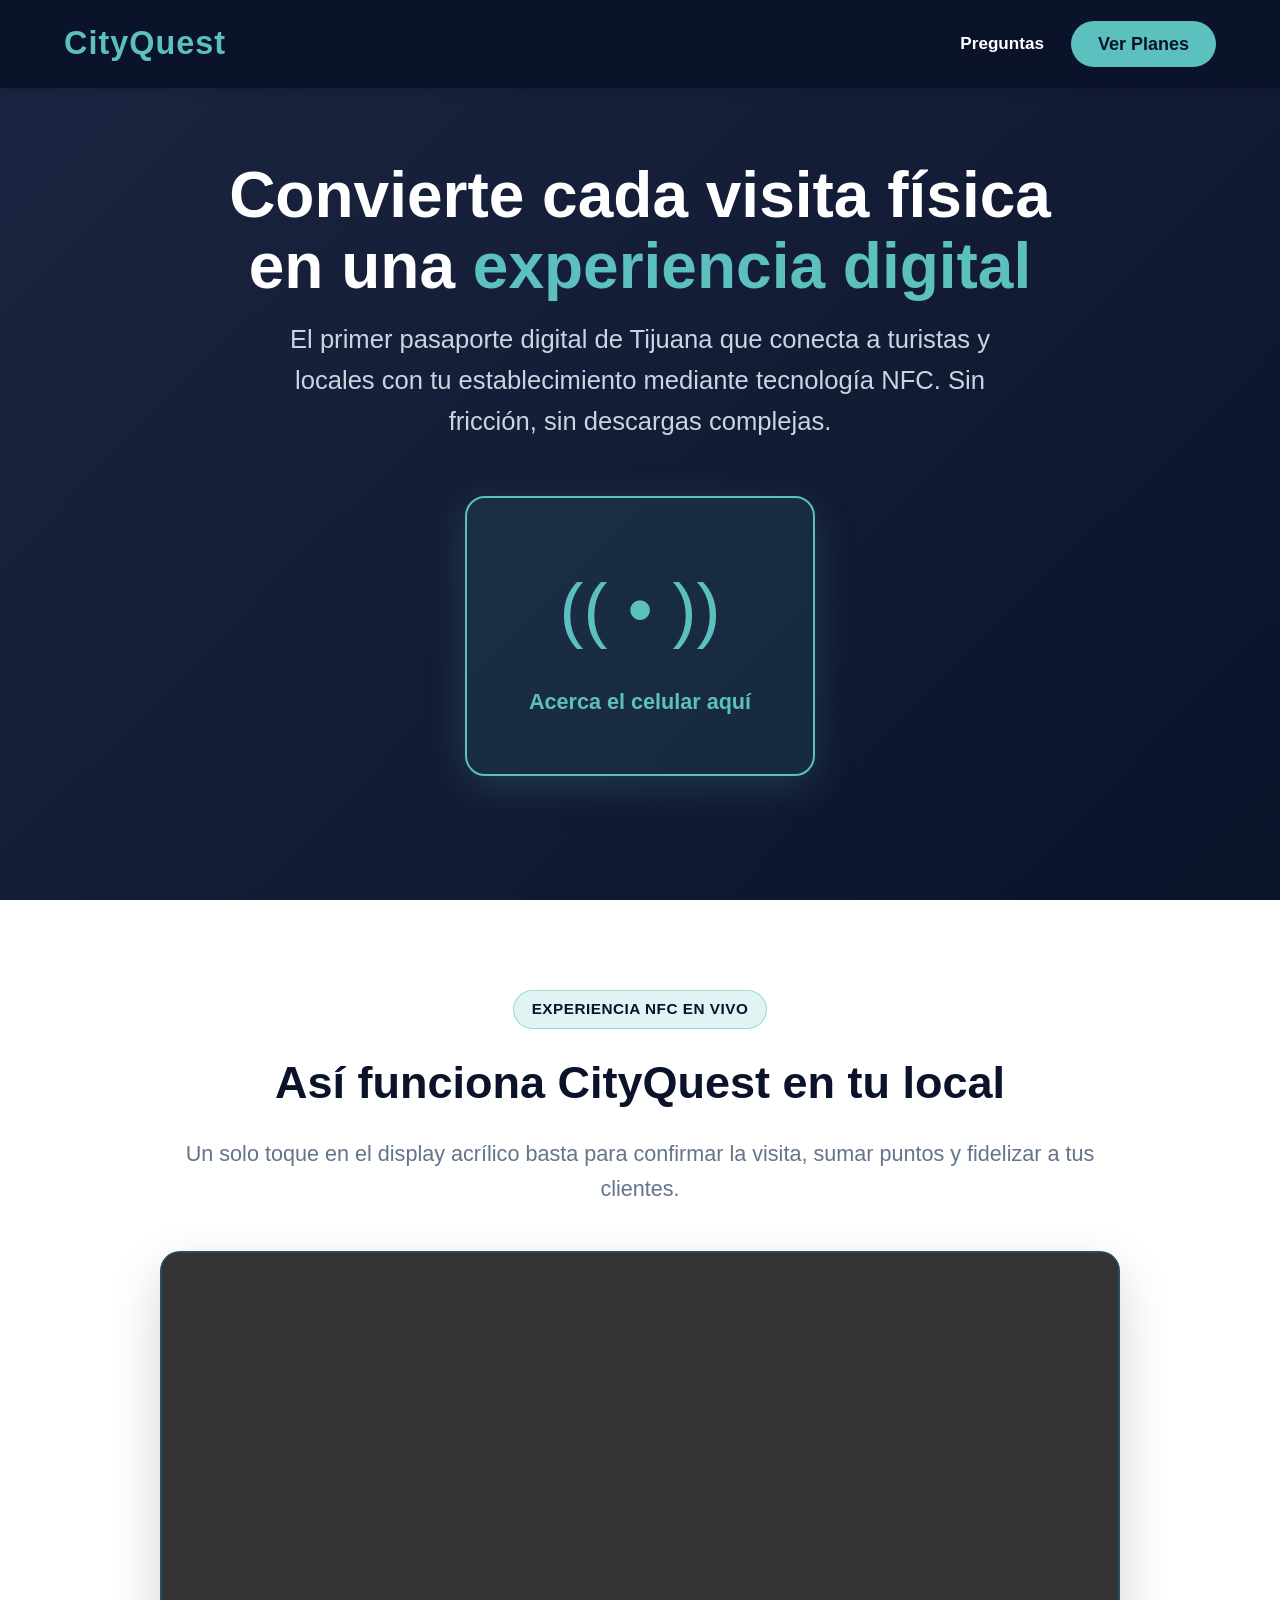
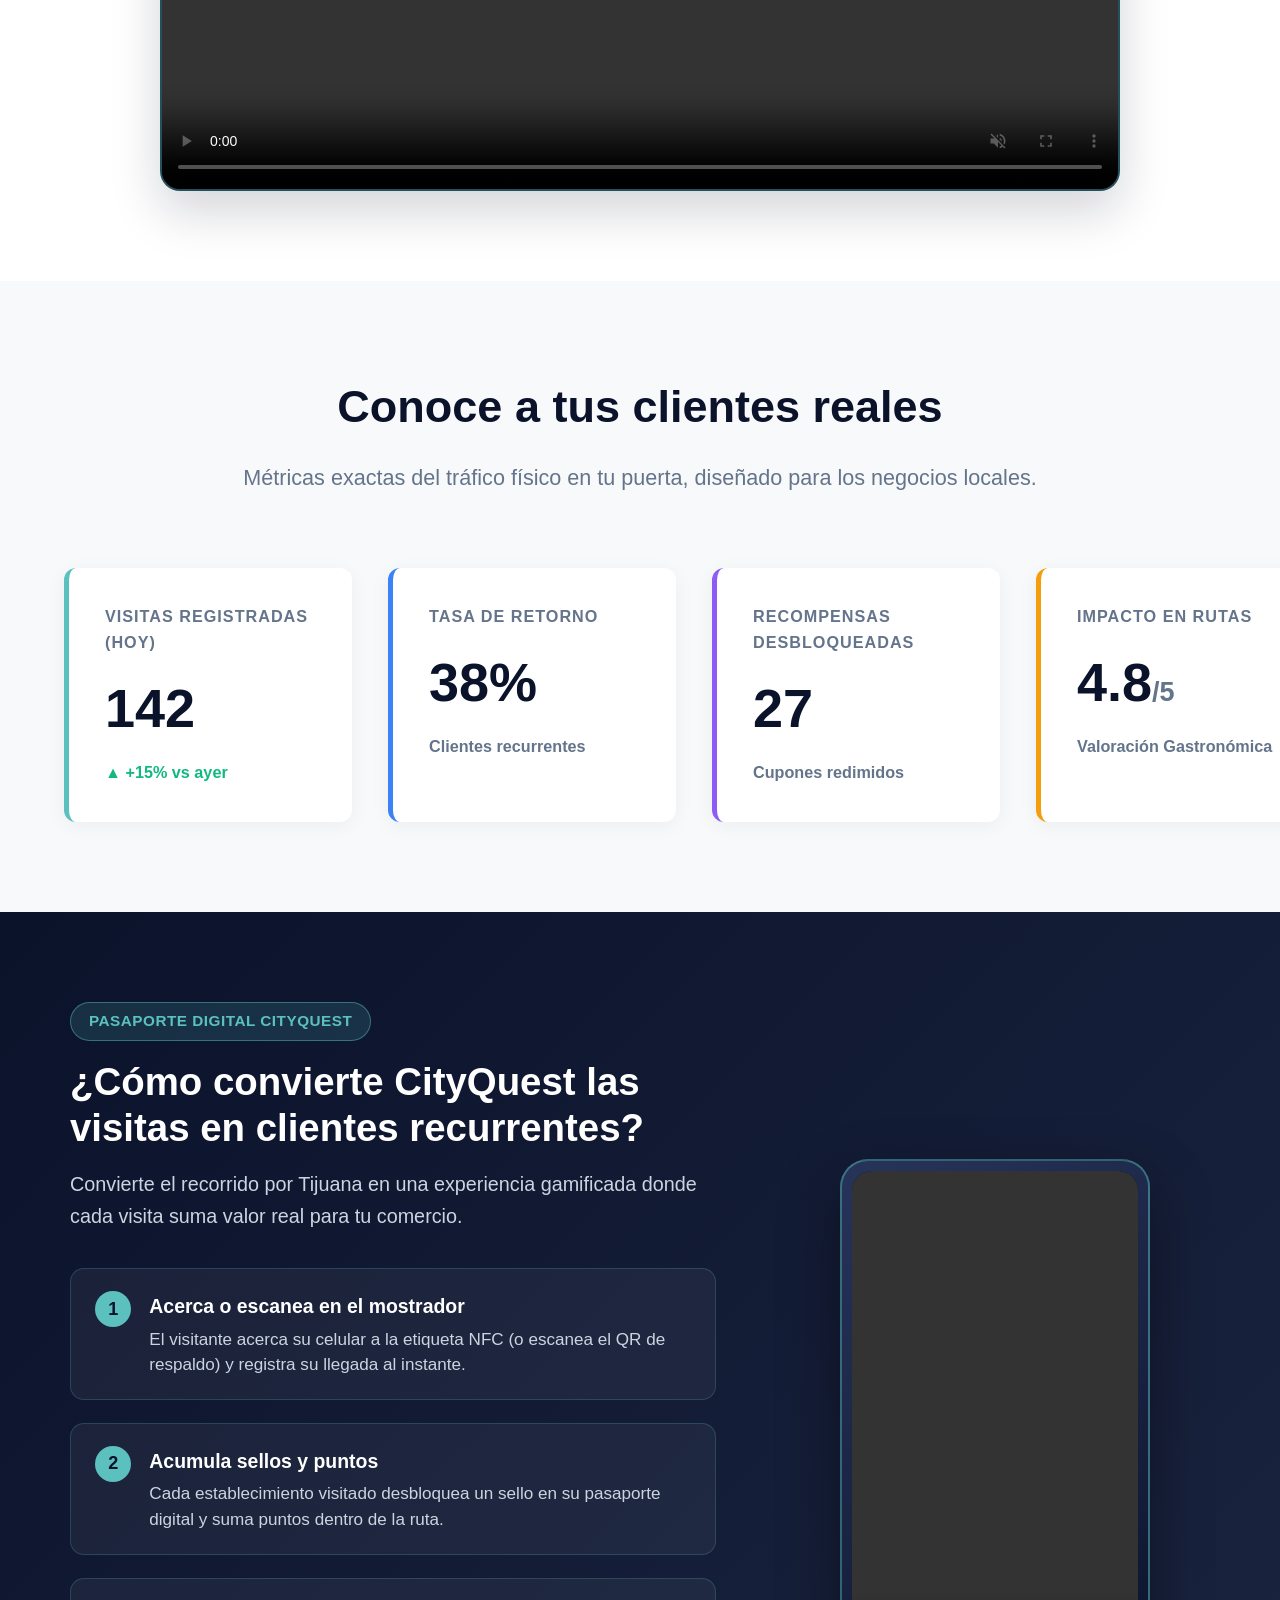
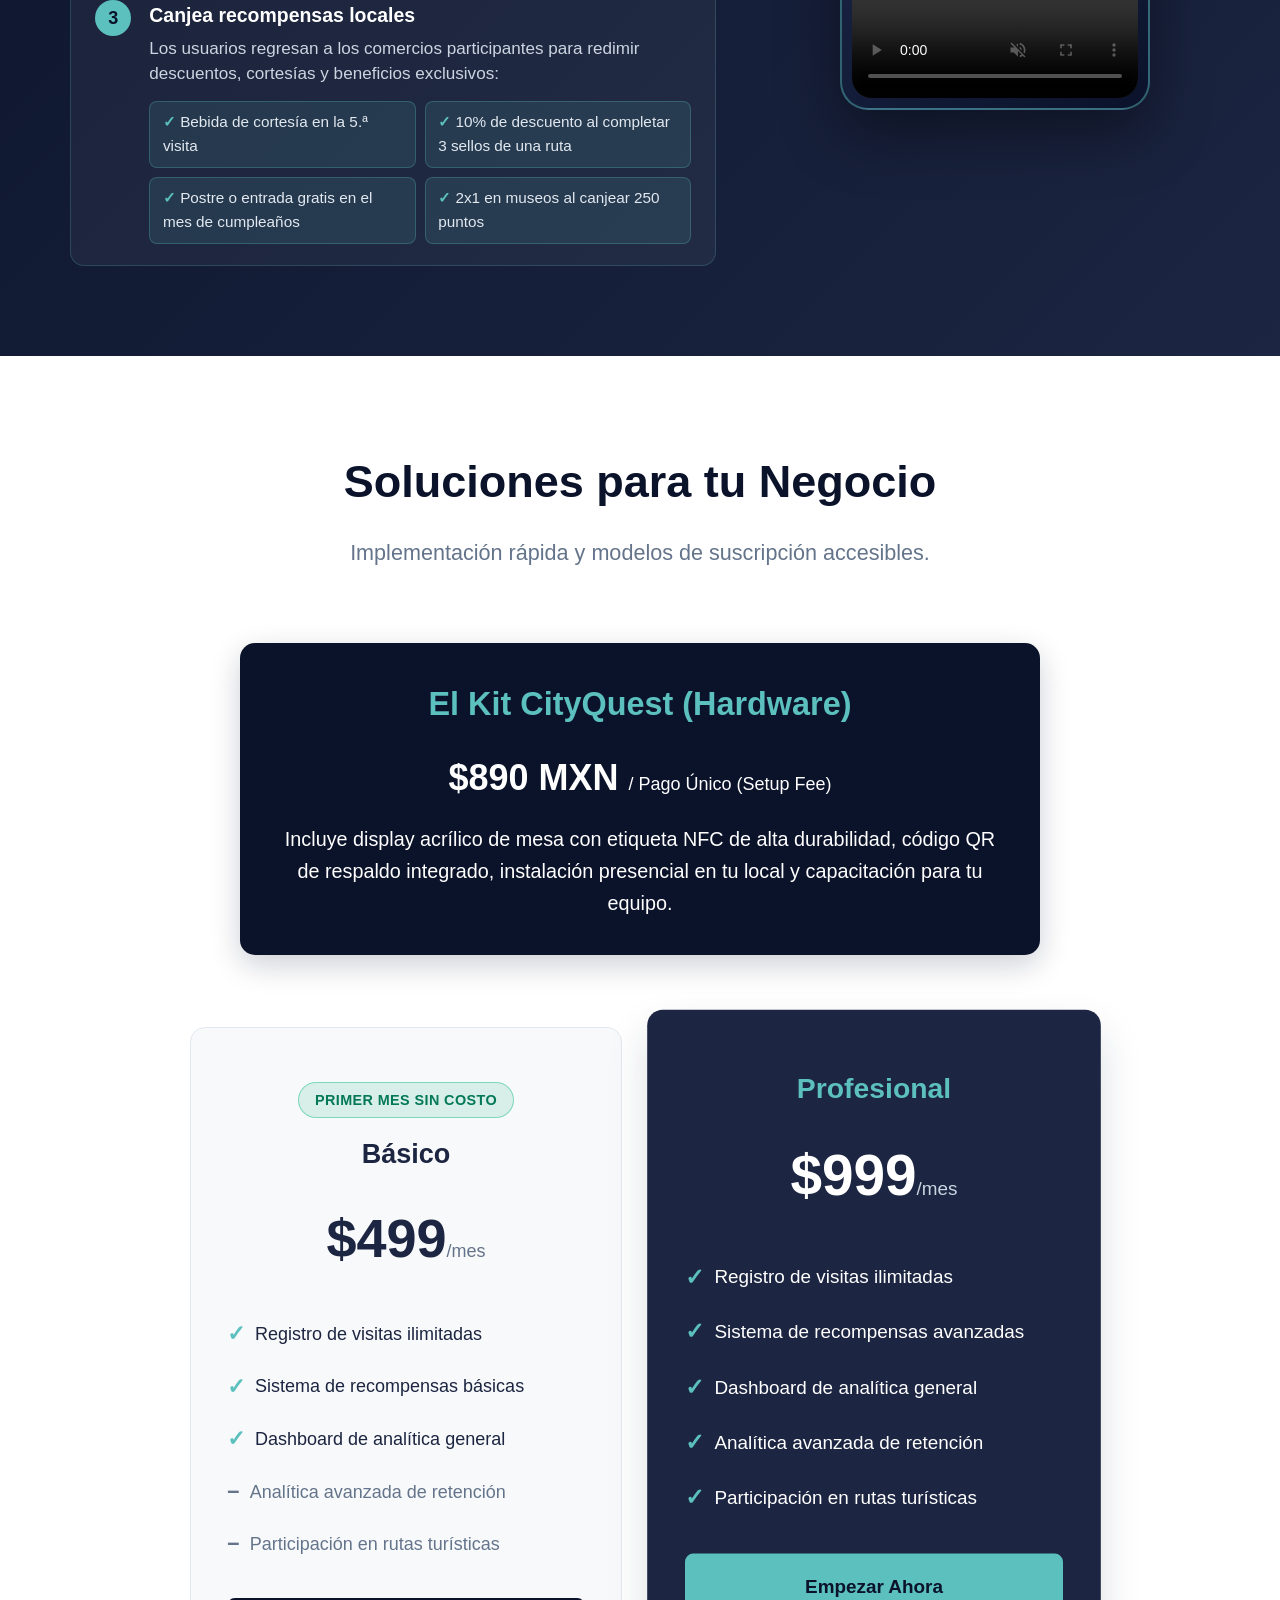
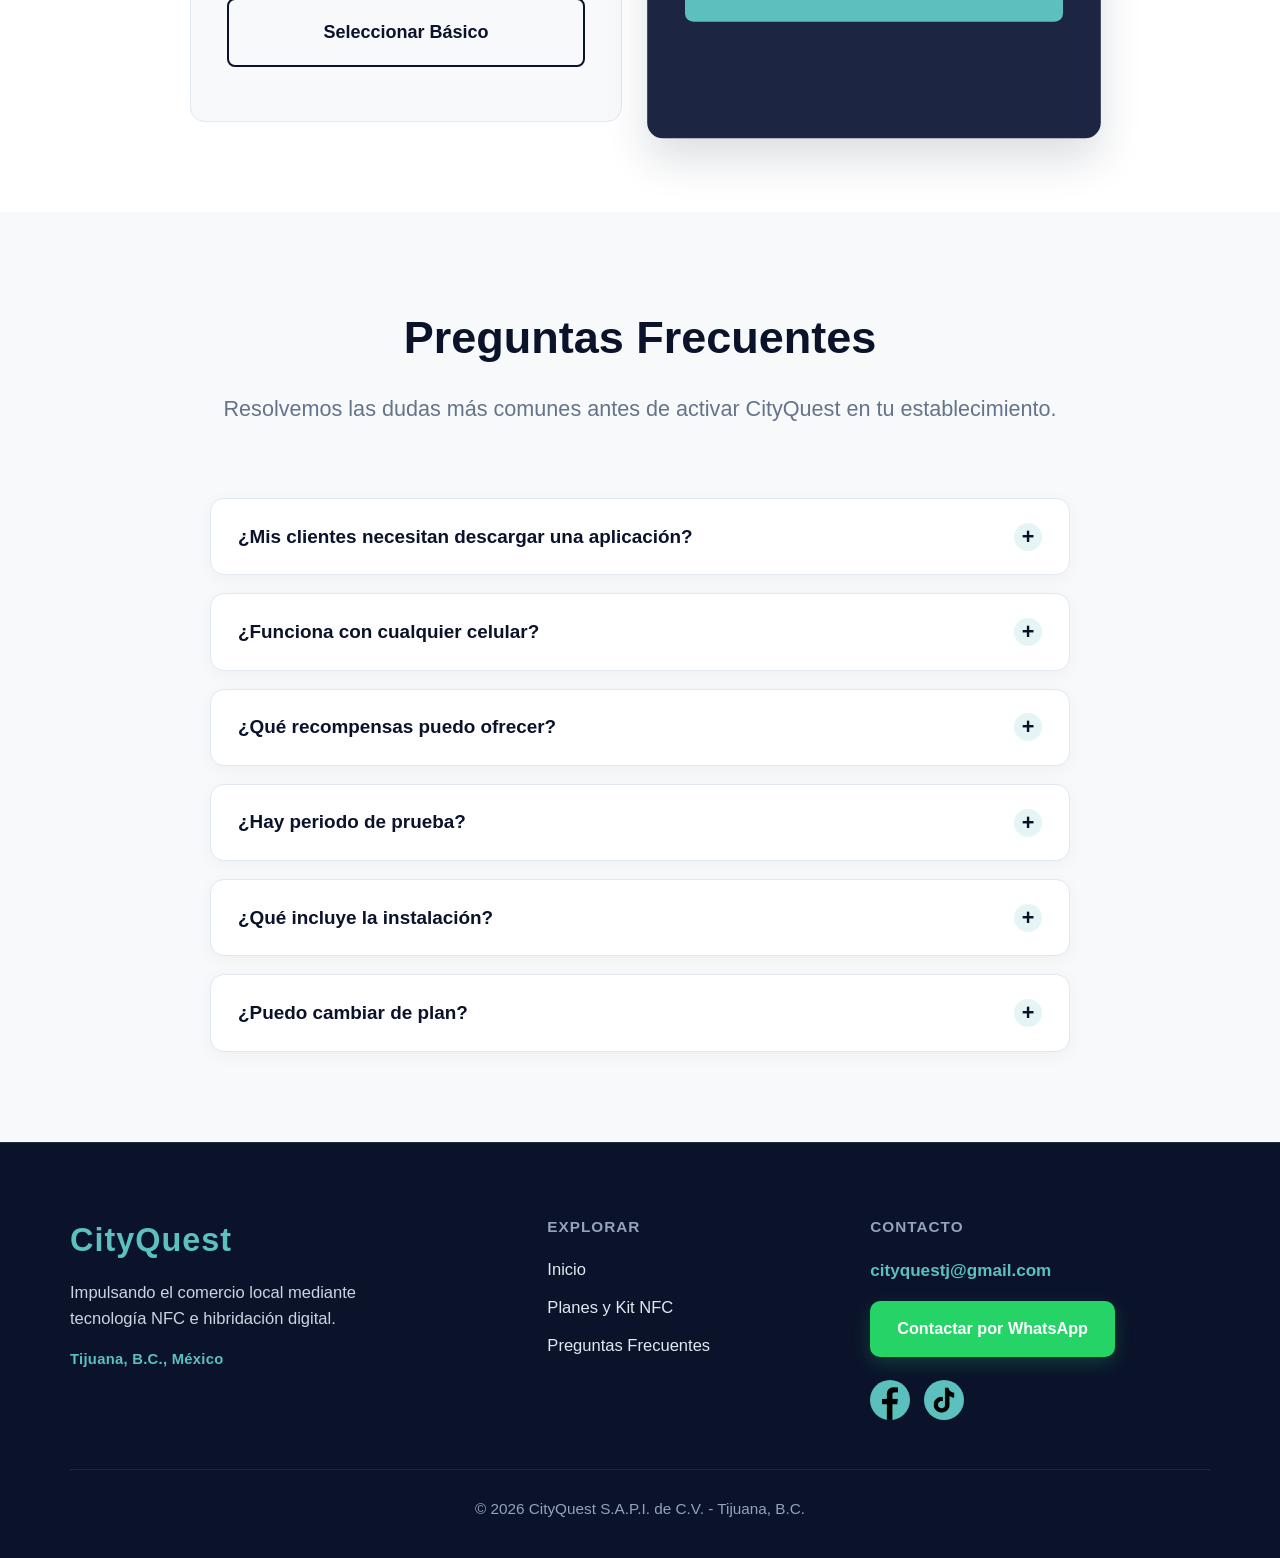
<file: index.html>
<!DOCTYPE html>
<html lang="es">
<head>
    <meta charset="UTF-8">
    <meta name="viewport" content="width=device-width, initial-scale=1.0">
    <title>CityQuest | Pasaporte Digital para Establecimientos</title>
    <link rel="stylesheet" href="css/styles.css">
</head>
<body>

    <!-- Navegación -->
    <nav>
        <a href="#" class="logo" onclick="navigateTo('home', event)">CityQuest</a>
        <div class="nav-actions">
            <a href="#preguntas" class="nav-link" onclick="navigateTo('home', event, 'preguntas')">Preguntas</a>
            <a href="#planes" id="nav-action-btn" class="nav-cta" onclick="navigateTo('home', event, 'planes')">Ver Planes</a>
        </div>
    </nav>

    <!-- VISTA PRINCIPAL: Catálogo Comercial -->
    <main id="view-home">
    <!-- Sección Hero (El Gancho) -->
    <section class="hero">
        <h1>Convierte cada visita física<br>en una <span>experiencia digital</span></h1>
        <p>El primer pasaporte digital de Tijuana que conecta a turistas y locales con tu establecimiento mediante tecnología NFC. Sin fricción, sin descargas complejas.</p>
        
        <div class="nfc-demo">
            <div class="nfc-icon">(( • ))</div>
            <div class="nfc-text">Acerca el celular aquí</div>
        </div>
    </section>

    <!-- Sección Video Promocional (Demo NFC) -->
    <section class="video-section">
        <div class="video-container">
            <span class="video-badge">Experiencia NFC en Vivo</span>
            <h2 class="section-title">Así funciona CityQuest en tu local</h2>
            <p class="section-subtitle">Un solo toque en el display acrílico basta para confirmar la visita, sumar puntos y fidelizar a tus clientes.</p>
            <div class="video-wrapper">
                <video class="promo-video" controls autoplay muted loop playsinline preload="metadata">
                    <source src="./img/tap.mp4" type="video/mp4">
                    Tu navegador no soporta la reproducción de video HTML5.
                </video>
            </div>
        </div>
    </section>

    <!-- Sección Dashboard (La Propuesta de Valor B2B) -->
    <section class="dashboard-section">
        <h2 class="section-title">Conoce a tus clientes reales</h2>
        <p class="section-subtitle">Métricas exactas del tráfico físico en tu puerta, diseñado para los negocios locales.</p>
        
        <div class="metrics-grid">
            <div class="metric-card">
                <div class="m-label">Visitas Registradas (Hoy)</div>
                <div class="m-value">142</div>
                <div class="m-subtext">▲ +15% vs ayer</div>
            </div>
            
            <div class="metric-card blue">
                <div class="m-label">Tasa de Retorno</div>
                <div class="m-value">38%</div>
                <div class="m-subtext neutral">Clientes recurrentes</div>
            </div>
            
            <div class="metric-card purple">
                <div class="m-label">Recompensas Desbloqueadas</div>
                <div class="m-value">27</div>
                <div class="m-subtext neutral">Cupones redimidos</div>
            </div>
            
            <div class="metric-card orange">
                <div class="m-label">Impacto en Rutas</div>
                <div class="m-value">4.8<span style="font-size: 1.5rem; color:#64748b">/5</span></div>
                <div class="m-subtext neutral">Valoración Gastronómica</div>
            </div>
        </div>
    </section>

    <!-- Sección Guía del Pasaporte Digital (Cómo funciona en 3 pasos) -->
    <section class="guide-section">
        <div class="guide-container">
            <div class="guide-content">
                <span class="guide-badge">Pasaporte Digital CityQuest</span>
                <h2 class="section-title">¿Cómo convierte CityQuest las visitas en clientes recurrentes?</h2>
                <p class="guide-lead">Convierte el recorrido por Tijuana en una experiencia gamificada donde cada visita suma valor real para tu comercio.</p>

                <div class="guide-steps">
                    <div class="guide-step">
                        <div class="step-number">1</div>
                        <div>
                            <h3>Acerca o escanea en el mostrador</h3>
                            <p>El visitante acerca su celular a la etiqueta NFC (o escanea el QR de respaldo) y registra su llegada al instante.</p>
                        </div>
                    </div>

                    <div class="guide-step">
                        <div class="step-number">2</div>
                        <div>
                            <h3>Acumula sellos y puntos</h3>
                            <p>Cada establecimiento visitado desbloquea un sello en su pasaporte digital y suma puntos dentro de la ruta.</p>
                        </div>
                    </div>

                    <div class="guide-step">
                        <div class="step-number">3</div>
                        <div>
                            <h3>Canjea recompensas locales</h3>
                            <p>Los usuarios regresan a los comercios participantes para redimir descuentos, cortesías y beneficios exclusivos:</p>
                            <ul class="reward-examples">
                                <li>Bebida de cortesía en la 5.ª visita</li>
                                <li>10% de descuento al completar 3 sellos de una ruta</li>
                                <li>Postre o entrada gratis en el mes de cumpleaños</li>
                                <li>2x1 en museos al canjear 250 puntos</li>
                            </ul>
                        </div>
                    </div>
                </div>
            </div>

            <div class="guide-media">
                <div class="phone-frame">
                    <video class="guide-video" controls autoplay muted loop playsinline preload="metadata">
                        <source src="./img/guia.mp4" type="video/mp4">
                        Tu navegador no soporta la reproducción de video HTML5.
                    </video>
                </div>
            </div>
        </div>
    </section>

    <!-- Sección Planes y Hardware -->
    <section id="planes" class="pricing-section">
        <h2 class="section-title">Soluciones para tu Negocio</h2>
        <p class="section-subtitle">Implementación rápida y modelos de suscripción accesibles.</p>

        <!-- Banner del Hardware (Costo Único) -->
        <div class="hardware-banner">
            <h3>El Kit CityQuest (Hardware)</h3>
            <div class="hardware-price">$890 MXN <span style="font-size: 1rem; font-weight: 300;">/ Pago Único (Setup Fee)</span></div>
            <p>Incluye display acrílico de mesa con etiqueta NFC de alta durabilidad, código QR de respaldo integrado, instalación presencial en tu local y capacitación para tu equipo.</p>
        </div>

        <!-- Tabla de Precios (Suscripciones) -->
        <div class="pricing-grid">
            <!-- Plan Básico -->
            <div class="pricing-card">
                <span class="plan-promo-badge">Primer mes sin costo</span>
                <div class="plan-name">Básico</div>
                <div class="plan-price">$499<span>/mes</span></div>
                <ul class="features-list">
                    <li>Registro de visitas ilimitadas</li>
                    <li>Sistema de recompensas básicas</li>
                    <li>Dashboard de analítica general</li>
                    <li class="disabled">Analítica avanzada de retención</li>
                    <li class="disabled">Participación en rutas turísticas</li>
                </ul>
                <a href="#plan-basico" class="btn btn-outline" onclick="navigateTo('basico', event)">Seleccionar Básico</a>
            </div>

            <!-- Plan Profesional -->
            <div class="pricing-card premium">
                <div class="plan-name">Profesional</div>
                <div class="plan-price">$999<span>/mes</span></div>
                <ul class="features-list">
                    <li>Registro de visitas ilimitadas</li>
                    <li>Sistema de recompensas avanzadas</li>
                    <li>Dashboard de analítica general</li>
                    <li>Analítica avanzada de retención</li>
                    <li>Participación en rutas turísticas</li>
                </ul>
                <a href="#plan-profesional" class="btn btn-solid" onclick="navigateTo('profesional', event)">Empezar Ahora</a>
            </div>
        </div>
    </section>

    <!-- Sección Preguntas Frecuentes -->
    <section id="preguntas" class="faq-section">
        <div class="faq-container">
            <h2 class="section-title">Preguntas Frecuentes</h2>
            <p class="section-subtitle">Resolvemos las dudas más comunes antes de activar CityQuest en tu establecimiento.</p>

            <div class="faq-list">
                <details class="faq-item">
                    <summary class="faq-question">¿Mis clientes necesitan descargar una aplicación?</summary>
                    <p class="faq-answer">No. Al acercar el teléfono a la etiqueta se abre el pasaporte digital en el navegador. También funciona escaneando el código QR.</p>
                </details>

                <details class="faq-item">
                    <summary class="faq-question">¿Funciona con cualquier celular?</summary>
                    <p class="faq-answer">La lectura NFC funciona en la mayoría de los teléfonos Android recientes y en iPhone XS o posteriores. Para el resto, el acrílico incluye un código QR de respaldo.</p>
                </details>

                <details class="faq-item">
                    <summary class="faq-question">¿Qué recompensas puedo ofrecer?</summary>
                    <p class="faq-answer">Las que el negocio elija; por ejemplo, una bebida de cortesía en la 5.ª visita, 10% de descuento al completar una ruta o un regalo de cumpleaños.</p>
                </details>

                <details class="faq-item">
                    <summary class="faq-question">¿Hay periodo de prueba?</summary>
                    <p class="faq-answer">Sí. El primer mes del Plan Básico es sin costo; solo se paga el Kit CityQuest ($890 MXN).</p>
                </details>

                <details class="faq-item">
                    <summary class="faq-question">¿Qué incluye la instalación?</summary>
                    <p class="faq-answer">Acrílico de mesa con etiqueta NFC, código QR de respaldo, instalación presencial y capacitación al personal.</p>
                </details>

                <details class="faq-item">
                    <summary class="faq-question">¿Puedo cambiar de plan?</summary>
                    <p class="faq-answer">Sí. Se puede pasar del Plan Básico al Profesional en cualquier momento; el contrato es anual con facturación mensual.</p>
                </details>
            </div>
        </div>
    </section>
    </main>

    <!-- PÁGINA 1: Conexión con botón "Seleccionar Básico" -->
    <section id="view-basico" class="plan-page" style="display: none;">
        <div class="plan-page-container">
            <a href="#" class="back-link" onclick="navigateTo('home', event)">&larr; Volver al catálogo principal</a>

            <div class="checkout-grid">
                <!-- Resumen del Plan Básico -->
                <div class="summary-box">
                    <span class="plan-badge">Plan Básico &bull; PyME Local</span>
                    <h2 style="font-size: 2rem; margin-bottom: 0.5rem;">CityQuest Básico</h2>
                    <p style="color: var(--gray-text); font-size: 0.95rem;">Ideal para cafeterías, restaurantes y comercios que buscan digitalizar su programa de lealtad.</p>

                    <div class="breakdown-list">
                        <div class="breakdown-item">
                            <span>Suscripción mensual (1.er mes sin costo)</span>
                            <strong>$0 MXN (luego $499/mes)</strong>
                        </div>
                        <div class="breakdown-item">
                            <span>Kit CityQuest (Acrílico NFC + QR)</span>
                            <strong>$890 MXN (único)</strong>
                        </div>
                        <div class="breakdown-item" style="color: var(--success);">
                            <span>Instalación y capacitación en Tijuana</span>
                            <strong>Incluido</strong>
                        </div>
                        <div class="breakdown-total">
                            <span>Inversión Inicial (solo el kit)</span>
                            <span>$890 MXN</span>
                        </div>
                    </div>

                    <ul class="features-list" style="margin-bottom: 0;">
                        <li>Registro de visitas ilimitadas con NFC/QR</li>
                        <li>Sistema de recompensas básicas</li>
                        <li>Dashboard de analítica general</li>
                    </ul>
                </div>

                <!-- Formulario de Registro Plan Básico -->
                <div class="form-box">
                    <h2>Activa tu Plan Básico</h2>
                    <p>Completa los datos de tu establecimiento en Tijuana para programar la entrega e instalación de tu Kit NFC.</p>

                    <form id="form-basico" onsubmit="handlePlanSubmit(event, 'Básico ($499/mes)')">
                        <div class="form-group">
                            <label for="basico-negocio">Nombre del establecimiento</label>
                            <input type="text" id="basico-negocio" class="form-control" placeholder="Ej. Café de la Flor" required>
                        </div>

                        <div class="form-group">
                            <label for="basico-giro">Giro del negocio</label>
                            <select id="basico-giro" class="form-control" required>
                                <option value="">Selecciona una opción...</option>
                                <option value="Cafetería">Cafetería / Repostería</option>
                                <option value="Restaurante">Restaurante</option>
                                <option value="Bar / Cervecería">Bar / Cervecería artesanal</option>
                                <option value="Museo / Galería">Museo / Espacio cultural</option>
                                <option value="Comercio local">Otro comercio local</option>
                            </select>
                        </div>

                        <div class="form-group">
                            <label for="basico-zona">Zona o colonia en Tijuana</label>
                            <input type="text" id="basico-zona" class="form-control" placeholder="Ej. Zona Río, Playas, Centro, Otay..." required>
                        </div>

                        <div class="form-group">
                            <label for="basico-contacto">Nombre del encargado o dueño</label>
                            <input type="text" id="basico-contacto" class="form-control" placeholder="Tu nombre completo" required>
                        </div>

                        <div class="form-group">
                            <label for="basico-telefono">Teléfono / WhatsApp de contacto</label>
                            <input type="tel" id="basico-telefono" class="form-control" placeholder="664 000 0000" required>
                        </div>

                        <button type="submit" class="btn-submit">Solicitar Plan Básico e Instalación</button>
                    </form>

                    <div id="confirm-basico" class="confirmation-card">
                        <h3>¡Solicitud registrada con éxito!</h3>
                        <p id="confirm-basico-msg"></p>
                        <a id="wa-basico-link" href="#" target="_blank" rel="noopener noreferrer" class="whatsapp-btn">Confirmar por WhatsApp</a>
                    </div>
                </div>
            </div>
        </div>
    </section>

    <!-- PÁGINA 2: Conexión con botón "Empezar Ahora" (Plan Profesional) -->
    <section id="view-profesional" class="plan-page" style="display: none;">
        <div class="plan-page-container">
            <a href="#" class="back-link" onclick="navigateTo('home', event)">&larr; Volver al catálogo principal</a>

            <div class="checkout-grid">
                <!-- Resumen del Plan Profesional -->
                <div class="summary-box pro-theme">
                    <span class="plan-badge">Plan Profesional &bull; Recomendado</span>
                    <h2 style="font-size: 2rem; margin-bottom: 0.5rem;">CityQuest Profesional</h2>
                    <p style="color: #cbd5e1; font-size: 0.95rem;">Maximiza la atracción de turistas y residentes integrando tu negocio en las rutas oficiales de Tijuana.</p>

                    <div class="breakdown-list">
                        <div class="breakdown-item">
                            <span>Suscripción mensual</span>
                            <strong>$999 MXN / mes</strong>
                        </div>
                        <div class="breakdown-item">
                            <span>Kit CityQuest (Acrílico NFC + QR)</span>
                            <strong>$890 MXN (único)</strong>
                        </div>
                        <div class="breakdown-item" style="color: var(--accent-teal);">
                            <span>Alta prioritaria en rutas turísticas</span>
                            <strong>Incluido</strong>
                        </div>
                        <div class="breakdown-total">
                            <span>Inversión Inicial</span>
                            <span>$1,889 MXN</span>
                        </div>
                    </div>

                    <ul class="features-list" style="margin-bottom: 0;">
                        <li>Todo lo incluido en el Plan Básico</li>
                        <li>Analítica avanzada de retención y horarios pico</li>
                        <li>Participación destacada en rutas gastronómicas y culturales</li>
                        <li>Campañas de recompensas multinivel</li>
                    </ul>
                </div>

                <!-- Formulario de Registro / Demo Plan Profesional -->
                <div class="form-box">
                    <h2>Empieza Ahora con CityQuest</h2>
                    <p>Agenda una demostración en vivo en tu local o inicia directamente tu incorporación al Plan Profesional.</p>

                    <form id="form-profesional" onsubmit="handlePlanSubmit(event, 'Profesional ($999/mes)')">
                        <div class="form-group">
                            <label for="pro-modalidad">¿Cómo deseas comenzar?</label>
                            <select id="pro-modalidad" class="form-control" required>
                                <option value="Contratación directa + Instalación de Kit">Contratación directa + Instalación de Kit NFC</option>
                                <option value="Demostración gratuita en mi establecimiento">Agendar demostración gratuita de 15 min en mi local</option>
                            </select>
                        </div>

                        <div class="form-group">
                            <label for="pro-negocio">Nombre del establecimiento</label>
                            <input type="text" id="pro-negocio" class="form-control" placeholder="Ej. Restaurante Baja Cocina" required>
                        </div>

                        <div class="form-group">
                            <label for="pro-zona">Zona o colonia en Tijuana</label>
                            <input type="text" id="pro-zona" class="form-control" placeholder="Ej. Av. Revolución, Zona Río, Chapultepec..." required>
                        </div>

                        <div class="form-group">
                            <label for="pro-contacto">Nombre del encargado o dueño</label>
                            <input type="text" id="pro-contacto" class="form-control" placeholder="Tu nombre completo" required>
                        </div>

                        <div class="form-group">
                            <label for="pro-telefono">Teléfono / WhatsApp de contacto</label>
                            <input type="tel" id="pro-telefono" class="form-control" placeholder="664 000 0000" required>
                        </div>

                        <button type="submit" class="btn-submit teal">Continuar con Plan Profesional</button>
                    </form>

                    <div id="confirm-profesional" class="confirmation-card">
                        <h3>¡Excelente decisión! Tu solicitud está lista</h3>
                        <p id="confirm-profesional-msg"></p>
                        <a id="wa-profesional-link" href="#" target="_blank" rel="noopener noreferrer" class="whatsapp-btn">Enviar ficha por WhatsApp</a>
                    </div>
                </div>
            </div>
        </div>
    </section>

    <!-- Footer -->
    <footer>
        <div class="footer-container">
            <div class="footer-grid">
                <div class="footer-brand">
                    <h2 class="logo">CityQuest</h2>
                    <p class="footer-tagline">Impulsando el comercio local mediante tecnología NFC e hibridación digital.</p>
                    <span class="footer-location">Tijuana, B.C., México</span>
                </div>

                <div class="footer-col">
                    <h3 class="footer-heading">Explorar</h3>
                    <ul class="footer-nav">
                        <li><a href="#" onclick="navigateTo('home', event)">Inicio</a></li>
                        <li><a href="#planes" onclick="navigateTo('home', event, 'planes')">Planes y Kit NFC</a></li>
                        <li><a href="#preguntas" onclick="navigateTo('home', event, 'preguntas')">Preguntas Frecuentes</a></li>
                    </ul>
                </div>

                <div class="footer-col">
                    <h3 class="footer-heading">Contacto</h3>
                    <div class="footer-contact">
                        <a href="mailto:cityquestj@gmail.com" class="footer-email">cityquestj@gmail.com</a>
                        <a href="https://wa.me/526631629527?text=Hola%2C%20quiero%20informaci%C3%B3n%20de%20CityQuest%20para%20mi%20negocio" target="_blank" rel="noopener noreferrer" class="whatsapp-btn footer-wa-btn">Contactar por WhatsApp</a>
                    </div>
                    <div class="redes">
                        <a href="https://www.facebook.com/story.php?story_fbid=1136397499380548&id=100090309247141" target="_blank" rel="noopener noreferrer" aria-label="Facebook">
                            <img src="./img/facebook.png" alt="Facebook">
                        </a>
                        <a href="https://www.tiktok.com/@cityquest.tj" target="_blank" rel="noopener noreferrer" aria-label="TikTok">
                            <img src="./img/tiktok.png" alt="TikTok">
                        </a>
                    </div>
                </div>
            </div>

            <div class="footer-bottom">
                <p>&copy; 2026 CityQuest S.A.P.I. de C.V. - Tijuana, B.C.</p>
            </div>
        </div>
    </footer>

    <script>
        // Control de navegación entre el catálogo principal y las páginas de cada plan
        function navigateTo(view, event, anchorId) {
            if (event) event.preventDefault();

            const homeView = document.getElementById('view-home');
            const basicoView = document.getElementById('view-basico');
            const proView = document.getElementById('view-profesional');
            const navActionBtn = document.getElementById('nav-action-btn');

            homeView.style.display = 'none';
            basicoView.style.display = 'none';
            proView.style.display = 'none';

            if (view === 'basico') {
                basicoView.style.display = 'block';
                navActionBtn.textContent = 'Volver al Catálogo';
                window.location.hash = 'plan-basico';
                window.scrollTo({ top: 0, behavior: 'smooth' });
            } else if (view === 'profesional') {
                proView.style.display = 'block';
                navActionBtn.textContent = 'Volver al Catálogo';
                window.location.hash = 'plan-profesional';
                window.scrollTo({ top: 0, behavior: 'smooth' });
            } else {
                homeView.style.display = 'block';
                navActionBtn.textContent = 'Ver Planes';
                if (anchorId) {
                    history.replaceState(null, '', '#' + anchorId);
                    const target = document.getElementById(anchorId);
                    if (target) target.scrollIntoView({ behavior: 'smooth' });
                } else {
                    history.replaceState(null, '', window.location.pathname);
                    window.scrollTo({ top: 0, behavior: 'smooth' });
                }
            }
        }

        // Sincronizar navegación con los botones Atrás/Adelante del navegador
        function syncViewFromHash() {
            const hash = window.location.hash;
            if (hash === '#plan-basico') {
                navigateTo('basico');
            } else if (hash === '#plan-profesional') {
                navigateTo('profesional');
            } else {
                const anchor = (hash === '#planes' || hash === '#preguntas') ? hash.slice(1) : null;
                navigateTo('home', null, anchor);
            }
        }

        window.addEventListener('hashchange', syncViewFromHash);
        window.addEventListener('DOMContentLoaded', syncViewFromHash);

        // Procesar formularios sin alertas nativas y generar enlace directo a WhatsApp
        function handlePlanSubmit(event, planName) {
            event.preventDefault();
            const isBasico = planName.includes('Básico');
            const prefix = isBasico ? 'basico' : 'pro';

            const negocio = document.getElementById(`${prefix}-negocio`).value.trim();
            const zona = document.getElementById(`${prefix}-zona`).value.trim();
            const contacto = document.getElementById(`${prefix}-contacto`).value.trim();
            const telefono = document.getElementById(`${prefix}-telefono`).value.trim();
            const extra = isBasico
                ? `Giro: ${document.getElementById('basico-giro').value}`
                : `Modalidad: ${document.getElementById('pro-modalidad').value}`;

            const formEl = document.getElementById(isBasico ? 'form-basico' : 'form-profesional');
            const confirmCard = document.getElementById(isBasico ? 'confirm-basico' : 'confirm-profesional');
            const confirmMsg = document.getElementById(isBasico ? 'confirm-basico-msg' : 'confirm-profesional-msg');
            const waLink = document.getElementById(isBasico ? 'wa-basico-link' : 'wa-profesional-link');

            formEl.style.display = 'none';
            confirmCard.style.display = 'block';
            confirmMsg.textContent = `Gracias, ${contacto}. Hemos preparado la ficha de ${negocio} (${zona}) para el Plan ${planName}. Un asesor comercial de CityQuest Tijuana se comunicará al ${telefono}.`;

            const mensajeWA = encodeURIComponent(
                `Hola equipo CityQuest, me interesa el Plan ${planName}.\n` +
                `• Negocio: ${negocio}\n` +
                `• Zona: ${zona}\n` +
                `• ${extra}\n` +
                `• Contacto: ${contacto} (${telefono})`
            );
            waLink.href = `https://wa.me/526640000000?text=${mensajeWA}`;
        }

        // Comportamiento de acordeón: al abrir una pregunta, cerrar las demás
        document.querySelectorAll('.faq-item').forEach((item) => {
            item.addEventListener('toggle', () => {
                if (item.open) {
                    document.querySelectorAll('.faq-item').forEach((other) => {
                        if (other !== item) other.open = false;
                    });
                }
            });
        });
    </script>
</body>
</html>
</file>
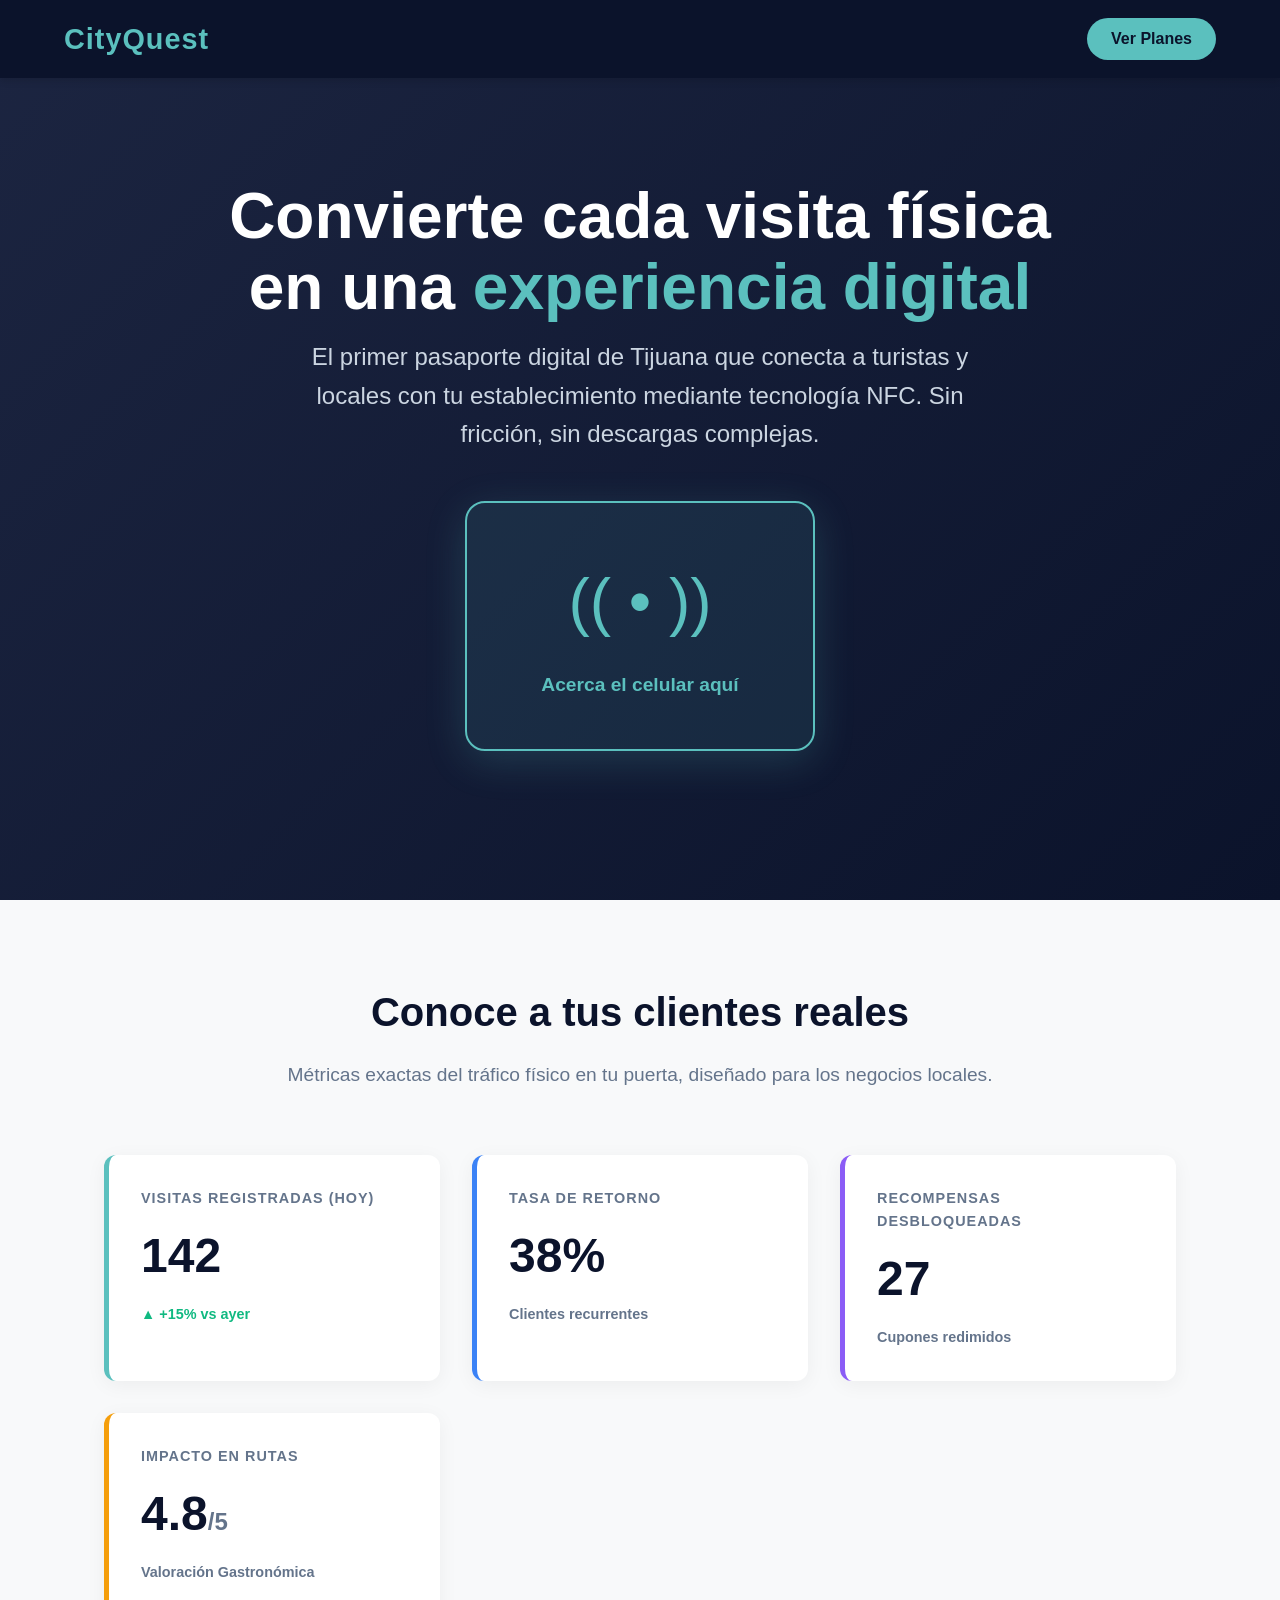
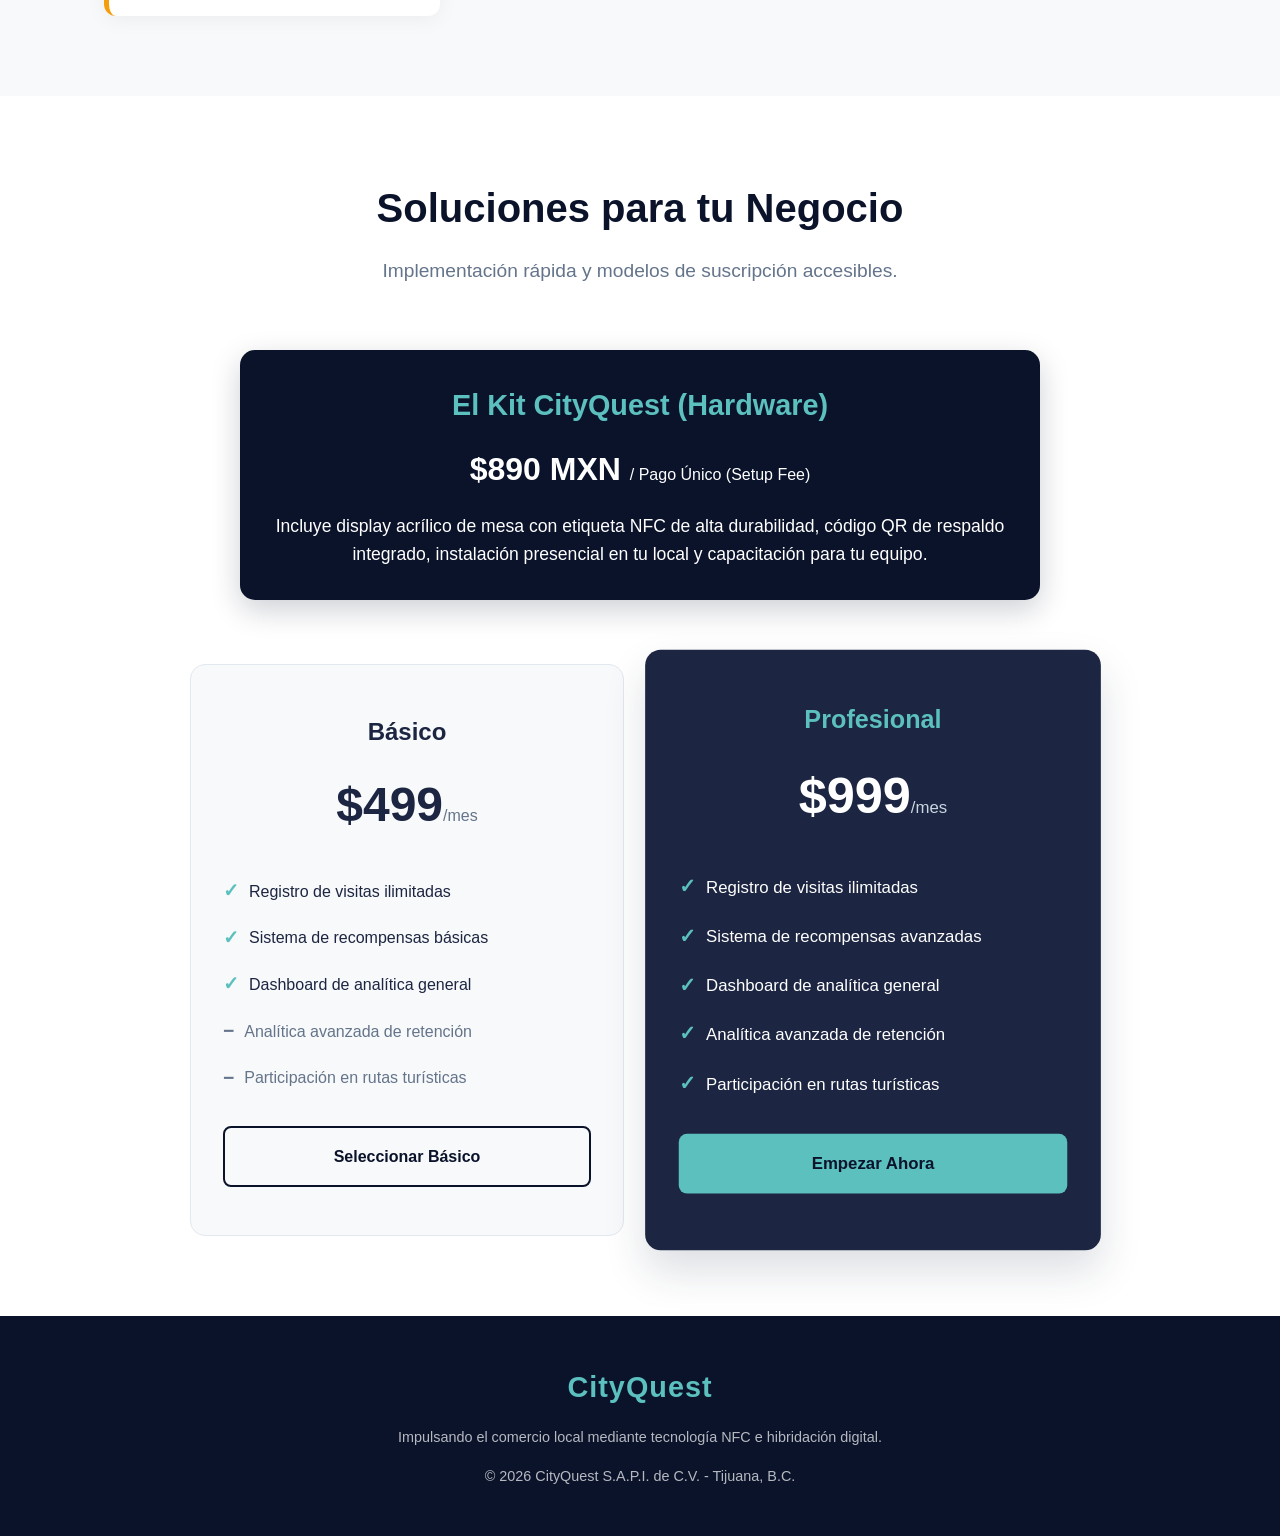
<file: cat_logo_cityquest_web.html>
<!DOCTYPE html>
<html lang="es">
<head>
    <meta charset="UTF-8">
    <meta name="viewport" content="width=device-width, initial-scale=1.0">
    <title>CityQuest | Pasaporte Digital para Establecimientos</title>
    <style>
        /* Variables de color y fuentes */
        :root {
            --primary-dark: #0b132b;
            --secondary-dark: #1c2541;
            --accent-teal: #5bc0be;
            --text-light: #ffffff;
            --text-dark: #1c2541;
            --bg-light: #f8f9fa;
            --card-bg: #ffffff;
            --success: #10b981;
            --gray-text: #64748b;
        }

        * {
            margin: 0;
            padding: 0;
            box-sizing: border-box;
            font-family: 'Segoe UI', Roboto, Helvetica, Arial, sans-serif;
        }

        body {
            background-color: var(--bg-light);
            color: var(--text-dark);
            line-height: 1.6;
            overflow-x: hidden;
        }

        /* --- Navbar --- */
        nav {
            background-color: var(--primary-dark);
            padding: 1rem 5%;
            display: flex;
            justify-content: space-between;
            align-items: center;
            position: fixed;
            width: 100%;
            top: 0;
            z-index: 1000;
            box-shadow: 0 4px 6px rgba(0,0,0,0.1);
        }

        .logo {
            font-size: 1.8rem;
            font-weight: 800;
            color: var(--accent-teal);
            text-decoration: none;
            letter-spacing: 1px;
        }

        .nav-cta {
            background-color: var(--accent-teal);
            color: var(--primary-dark);
            padding: 0.5rem 1.5rem;
            border-radius: 50px;
            text-decoration: none;
            font-weight: 600;
            transition: all 0.3s ease;
        }

        .nav-cta:hover {
            background-color: #4eb0ae;
            transform: translateY(-2px);
        }

        /* --- Hero Section --- */
        .hero {
            background: linear-gradient(135deg, var(--secondary-dark) 0%, var(--primary-dark) 100%);
            min-height: 100vh;
            display: flex;
            flex-direction: column;
            justify-content: center;
            align-items: center;
            text-align: center;
            padding: 6rem 5% 4rem;
            color: var(--text-light);
        }

        .hero h1 {
            font-size: clamp(2.5rem, 5vw, 4.5rem);
            margin-bottom: 1rem;
            line-height: 1.1;
        }

        .hero h1 span {
            color: var(--accent-teal);
        }

        .hero p {
            font-size: clamp(1.1rem, 2vw, 1.5rem);
            max-width: 700px;
            margin-bottom: 3rem;
            font-weight: 300;
            color: #cbd5e1;
        }

        /* Simulación NFC Animada */
        .nfc-demo {
            background: rgba(91, 192, 190, 0.1);
            border: 2px solid var(--accent-teal);
            border-radius: 20px;
            padding: 3rem;
            width: 100%;
            max-width: 350px;
            display: flex;
            flex-direction: column;
            align-items: center;
            box-shadow: 0 10px 40px rgba(91, 192, 190, 0.2);
            position: relative;
            overflow: hidden;
        }

        .nfc-demo::before {
            content: '';
            position: absolute;
            top: 0;
            left: -100%;
            width: 50%;
            height: 100%;
            background: linear-gradient(to right, transparent, rgba(255,255,255,0.1), transparent);
            transform: skewX(-20deg);
            animation: shine 3s infinite;
        }

        @keyframes shine {
            0% { left: -100%; }
            20% { left: 200%; }
            100% { left: 200%; }
        }

        .nfc-icon {
            font-size: 4rem;
            color: var(--accent-teal);
            margin-bottom: 1rem;
            animation: pulse 2s infinite;
        }

        @keyframes pulse {
            0% { transform: scale(1); opacity: 1; }
            50% { transform: scale(1.1); opacity: 0.8; }
            100% { transform: scale(1); opacity: 1; }
        }

        .nfc-text {
            font-size: 1.2rem;
            font-weight: 600;
            color: var(--accent-teal);
        }

        /* --- Dashboard Section --- */
        .dashboard-section {
            padding: 5rem 5%;
            max-width: 1200px;
            margin: 0 auto;
        }

        .section-title {
            text-align: center;
            font-size: 2.5rem;
            margin-bottom: 1rem;
            color: var(--primary-dark);
        }

        .section-subtitle {
            text-align: center;
            font-size: 1.2rem;
            color: var(--gray-text);
            margin-bottom: 4rem;
        }

        .metrics-grid {
            display: grid;
            grid-template-columns: repeat(auto-fit, minmax(250px, 1fr));
            gap: 2rem;
        }

        .metric-card {
            background-color: var(--card-bg);
            padding: 2rem;
            border-radius: 12px;
            box-shadow: 0 4px 20px rgba(0,0,0,0.05);
            border-left: 5px solid var(--accent-teal);
            transition: transform 0.3s ease;
        }

        .metric-card:hover {
            transform: translateY(-5px);
        }

        .metric-card.blue { border-left-color: #3b82f6; }
        .metric-card.purple { border-left-color: #8b5cf6; }
        .metric-card.orange { border-left-color: #f59e0b; }

        .m-label {
            font-size: 0.9rem;
            text-transform: uppercase;
            letter-spacing: 1px;
            color: var(--gray-text);
            font-weight: 600;
        }

        .m-value {
            font-size: 3rem;
            font-weight: 800;
            color: var(--primary-dark);
            margin: 0.5rem 0;
        }

        .m-subtext {
            font-size: 0.9rem;
            color: var(--success);
            font-weight: 600;
        }
        
        .m-subtext.neutral { color: var(--gray-text); }

        /* --- Hardware & Pricing Section --- */
        .pricing-section {
            background-color: var(--card-bg);
            padding: 5rem 5%;
        }

        .hardware-banner {
            background-color: var(--primary-dark);
            color: var(--text-light);
            max-width: 800px;
            margin: 0 auto 4rem;
            padding: 2rem;
            border-radius: 15px;
            text-align: center;
            box-shadow: 0 10px 30px rgba(11, 19, 43, 0.2);
        }

        .hardware-banner h3 {
            color: var(--accent-teal);
            font-size: 1.8rem;
            margin-bottom: 1rem;
        }

        .hardware-banner p {
            font-size: 1.1rem;
            font-weight: 300;
        }

        .hardware-price {
            font-size: 2rem;
            font-weight: 700;
            margin: 1rem 0;
        }

        .pricing-grid {
            display: grid;
            grid-template-columns: repeat(auto-fit, minmax(300px, 1fr));
            gap: 2rem;
            max-width: 900px;
            margin: 0 auto;
        }

        .pricing-card {
            border: 1px solid #e2e8f0;
            border-radius: 15px;
            padding: 3rem 2rem;
            text-align: center;
            background-color: var(--bg-light);
            transition: all 0.3s ease;
        }

        .pricing-card.premium {
            background-color: var(--secondary-dark);
            color: var(--text-light);
            transform: scale(1.05);
            box-shadow: 0 20px 40px rgba(28, 37, 65, 0.15);
            border: none;
        }

        .plan-name {
            font-size: 1.5rem;
            font-weight: 700;
            margin-bottom: 1rem;
        }

        .pricing-card.premium .plan-name { color: var(--accent-teal); }

        .plan-price {
            font-size: 3rem;
            font-weight: 800;
            margin-bottom: 2rem;
        }

        .plan-price span {
            font-size: 1rem;
            font-weight: 400;
            color: var(--gray-text);
        }

        .pricing-card.premium .plan-price span { color: #cbd5e1; }

        .features-list {
            list-style: none;
            text-align: left;
            margin-bottom: 2rem;
        }

        .features-list li {
            margin-bottom: 1rem;
            display: flex;
            align-items: center;
        }

        .features-list li::before {
            content: '✓';
            color: var(--accent-teal);
            font-weight: bold;
            margin-right: 10px;
            font-size: 1.2rem;
        }

        .features-list li.disabled { color: var(--gray-text); }
        .pricing-card.premium .features-list li.disabled { color: #cbd5e1; }
        
        .features-list li.disabled::before {
            content: '−';
            color: var(--gray-text);
        }

        .btn {
            display: inline-block;
            width: 100%;
            padding: 1rem;
            border-radius: 8px;
            text-decoration: none;
            font-weight: 600;
            transition: all 0.3s ease;
        }

        .btn-outline {
            border: 2px solid var(--primary-dark);
            color: var(--primary-dark);
        }

        .btn-outline:hover {
            background-color: var(--primary-dark);
            color: var(--text-light);
        }

        .btn-solid {
            background-color: var(--accent-teal);
            color: var(--primary-dark);
        }

        .btn-solid:hover {
            background-color: #4eb0ae;
        }

        /* --- Footer --- */
        footer {
            background-color: var(--primary-dark);
            color: var(--text-light);
            text-align: center;
            padding: 3rem 5%;
            font-size: 0.9rem;
        }

        footer p { opacity: 0.7; }

        /* --- Responsive Design --- */
        @media (max-width: 768px) {
            .pricing-card.premium {
                transform: scale(1);
            }
            .hero h1 {
                font-size: 2.5rem;
            }
        }
    </style>
</head>
<body>

    <!-- Navegación -->
    <nav>
        <a href="#" class="logo">CityQuest</a>
        <a href="#planes" class="nav-cta">Ver Planes</a>
    </nav>

    <!-- Sección Hero (El Gancho) -->
    <section class="hero">
        <h1>Convierte cada visita física<br>en una <span>experiencia digital</span></h1>
        <p>El primer pasaporte digital de Tijuana que conecta a turistas y locales con tu establecimiento mediante tecnología NFC. Sin fricción, sin descargas complejas.</p>
        
        <div class="nfc-demo">
            <div class="nfc-icon">(( • ))</div>
            <div class="nfc-text">Acerca el celular aquí</div>
        </div>
    </section>

    <!-- Sección Dashboard (La Propuesta de Valor B2B) -->
    <section class="dashboard-section">
        <h2 class="section-title">Conoce a tus clientes reales</h2>
        <p class="section-subtitle">Métricas exactas del tráfico físico en tu puerta, diseñado para los negocios locales.</p>
        
        <div class="metrics-grid">
            <div class="metric-card">
                <div class="m-label">Visitas Registradas (Hoy)</div>
                <div class="m-value">142</div>
                <div class="m-subtext">▲ +15% vs ayer</div>
            </div>
            
            <div class="metric-card blue">
                <div class="m-label">Tasa de Retorno</div>
                <div class="m-value">38%</div>
                <div class="m-subtext neutral">Clientes recurrentes</div>
            </div>
            
            <div class="metric-card purple">
                <div class="m-label">Recompensas Desbloqueadas</div>
                <div class="m-value">27</div>
                <div class="m-subtext neutral">Cupones redimidos</div>
            </div>
            
            <div class="metric-card orange">
                <div class="m-label">Impacto en Rutas</div>
                <div class="m-value">4.8<span style="font-size: 1.5rem; color:#64748b">/5</span></div>
                <div class="m-subtext neutral">Valoración Gastronómica</div>
            </div>
        </div>
    </section>

    <!-- Sección Planes y Hardware -->
    <section id="planes" class="pricing-section">
        <h2 class="section-title">Soluciones para tu Negocio</h2>
        <p class="section-subtitle">Implementación rápida y modelos de suscripción accesibles.</p>

        <!-- Banner del Hardware (Costo Único) -->
        <div class="hardware-banner">
            <h3>El Kit CityQuest (Hardware)</h3>
            <div class="hardware-price">$890 MXN <span style="font-size: 1rem; font-weight: 300;">/ Pago Único (Setup Fee)</span></div>
            <p>Incluye display acrílico de mesa con etiqueta NFC de alta durabilidad, código QR de respaldo integrado, instalación presencial en tu local y capacitación para tu equipo.</p>
        </div>

        <!-- Tabla de Precios (Suscripciones) -->
        <div class="pricing-grid">
            <!-- Plan Básico -->
            <div class="pricing-card">
                <div class="plan-name">Básico</div>
                <div class="plan-price">$499<span>/mes</span></div>
                <ul class="features-list">
                    <li>Registro de visitas ilimitadas</li>
                    <li>Sistema de recompensas básicas</li>
                    <li>Dashboard de analítica general</li>
                    <li class="disabled">Analítica avanzada de retención</li>
                    <li class="disabled">Participación en rutas turísticas</li>
                </ul>
                <a href="#" class="btn btn-outline">Seleccionar Básico</a>
            </div>

            <!-- Plan Profesional -->
            <div class="pricing-card premium">
                <div class="plan-name">Profesional</div>
                <div class="plan-price">$999<span>/mes</span></div>
                <ul class="features-list">
                    <li>Registro de visitas ilimitadas</li>
                    <li>Sistema de recompensas avanzadas</li>
                    <li>Dashboard de analítica general</li>
                    <li>Analítica avanzada de retención</li>
                    <li>Participación en rutas turísticas</li>
                </ul>
                <a href="#" class="btn btn-solid">Empezar Ahora</a>
            </div>
        </div>
    </section>

    <!-- Footer -->
    <footer>
        <h2 class="logo" style="margin-bottom: 1rem;">CityQuest</h2>
        <p>Impulsando el comercio local mediante tecnología NFC e hibridación digital.</p>
        <p style="margin-top: 1rem;">&copy; 2026 CityQuest S.A.P.I. de C.V. - Tijuana, B.C.</p>
    </footer>

</body>
</html>
</file>
<file: css/styles.css>
/* Variables de color y fuentes */
:root {
    --primary-dark: #0b132b;
    --secondary-dark: #1c2541;
    --accent-teal: #5bc0be;
    --text-light: #ffffff;
    --text-dark: #1c2541;
    --bg-light: #f8f9fa;
    --card-bg: #ffffff;
    --success: #10b981;
    --gray-text: #64748b;
}

* {
    margin: 0;
    padding: 0;
    box-sizing: border-box;
    font-family: 'Segoe UI', Roboto, Helvetica, Arial, sans-serif;
}

body {
    background-color: var(--bg-light);
    color: var(--text-dark);
    line-height: 1.6;
    overflow-x: hidden;
}

/* --- Navbar --- */
nav {
    background-color: var(--primary-dark);
    padding: 1rem 5%;
    display: flex;
    justify-content: space-between;
    align-items: center;
    position: fixed;
    width: 100%;
    top: 0;
    z-index: 1000;
    box-shadow: 0 4px 6px rgba(0,0,0,0.1);
}

.logo {
    font-size: 1.8rem;
    font-weight: 800;
    color: var(--accent-teal);
    text-decoration: none;
    letter-spacing: 1px;
}

.nav-actions {
    display: flex;
    align-items: center;
    gap: 1.5rem;
}

.nav-link {
    color: var(--text-light);
    text-decoration: none;
    font-weight: 600;
    font-size: 0.95rem;
    transition: color 0.25s ease;
}

.nav-link:hover {
    color: var(--accent-teal);
}

.nav-cta {
    background-color: var(--accent-teal);
    color: var(--primary-dark);
    padding: 0.5rem 1.5rem;
    border-radius: 50px;
    text-decoration: none;
    font-weight: 600;
    transition: all 0.3s ease;
}

.nav-cta:hover {
    background-color: #4eb0ae;
    transform: translateY(-2px);
}

/* --- Hero Section --- */
.hero {
    background: linear-gradient(135deg, var(--secondary-dark) 0%, var(--primary-dark) 100%);
    min-height: 100vh;
    display: flex;
    flex-direction: column;
    justify-content: center;
    align-items: center;
    text-align: center;
    padding: 6rem 5% 4rem;
    color: var(--text-light);
}

.hero h1 {
    font-size: clamp(2.5rem, 5vw, 4.5rem);
    margin-bottom: 1rem;
    line-height: 1.1;
}

.hero h1 span {
    color: var(--accent-teal);
}

.hero p {
    font-size: clamp(1.1rem, 2vw, 1.5rem);
    max-width: 700px;
    margin-bottom: 3rem;
    font-weight: 300;
    color: #cbd5e1;
}

/* Simulación NFC Animada */
.nfc-demo {
    background: rgba(91, 192, 190, 0.1);
    border: 2px solid var(--accent-teal);
    border-radius: 20px;
    padding: 3rem;
    width: 100%;
    max-width: 350px;
    display: flex;
    flex-direction: column;
    align-items: center;
    box-shadow: 0 10px 40px rgba(91, 192, 190, 0.2);
    position: relative;
    overflow: hidden;
}

.nfc-demo::before {
    content: '';
    position: absolute;
    top: 0;
    left: -100%;
    width: 50%;
    height: 100%;
    background: linear-gradient(to right, transparent, rgba(255,255,255,0.1), transparent);
    transform: skewX(-20deg);
    animation: shine 3s infinite;
}

@keyframes shine {
    0% { left: -100%; }
    20% { left: 200%; }
    100% { left: 200%; }
}

.nfc-icon {
    font-size: 4rem;
    color: var(--accent-teal);
    margin-bottom: 1rem;
    animation: pulse 2s infinite;
}

@keyframes pulse {
    0% { transform: scale(1); opacity: 1; }
    50% { transform: scale(1.1); opacity: 0.8; }
    100% { transform: scale(1); opacity: 1; }
}

.nfc-text {
    font-size: 1.2rem;
    font-weight: 600;
    color: var(--accent-teal);
}

/* --- Video Promocional Section --- */
.video-section {
    background-color: var(--card-bg);
    padding: 5rem 5%;
}

.video-container {
    max-width: 960px;
    margin: 0 auto;
    text-align: center;
}

.video-badge {
    display: inline-block;
    padding: 0.35rem 1rem;
    border-radius: 50px;
    font-size: 0.85rem;
    font-weight: 700;
    text-transform: uppercase;
    letter-spacing: 0.5px;
    margin-bottom: 1rem;
    background-color: rgba(91, 192, 190, 0.18);
    color: var(--primary-dark);
    border: 1px solid rgba(91, 192, 190, 0.5);
}

.video-section .section-subtitle {
    margin-bottom: 2.5rem;
}

.video-wrapper {
    position: relative;
    border-radius: 20px;
    overflow: hidden;
    background-color: var(--primary-dark);
    border: 2px solid rgba(91, 192, 190, 0.35);
    box-shadow: 0 20px 50px rgba(11, 19, 43, 0.18);
    aspect-ratio: 16 / 9;
}

.promo-video {
    width: 100%;
    height: 100%;
    display: block;
    object-fit: cover;
}

/* --- Dashboard Section --- */
.dashboard-section {
    padding: 5rem 5%;
    max-width: 1440px;
    margin: 0 auto;
}

.section-title {
    text-align: center;
    font-size: 2.5rem;
    margin-bottom: 1rem;
    color: var(--primary-dark);
}

.section-subtitle {
    text-align: center;
    font-size: 1.2rem;
    color: var(--gray-text);
    margin-bottom: 4rem;
}

.metrics-grid {
    display: grid;
    grid-template-columns: repeat(auto-fit, minmax(250px, 1fr));
    gap: 2rem;
}

.metric-card {
    background-color: var(--card-bg);
    padding: 2rem;
    border-radius: 12px;
    box-shadow: 0 4px 20px rgba(0,0,0,0.05);
    border-left: 5px solid var(--accent-teal);
    transition: transform 0.3s ease;
}

@media (min-width: 1024px) {
    html {
        font-size: 112.5%;
    }

    .hardware-banner {
        max-width: 1000px;
    }

    .pricing-grid {
        max-width: 1100px;
    }

    .metrics-grid{
        grid-template-columns: repeat(4, 25%);
    }
}

.metric-card:hover {
    transform: translateY(-5px);
}

.metric-card.blue { border-left-color: #3b82f6; }
.metric-card.purple { border-left-color: #8b5cf6; }
.metric-card.orange { border-left-color: #f59e0b; }

.m-label {
    font-size: 0.9rem;
    text-transform: uppercase;
    letter-spacing: 1px;
    color: var(--gray-text);
    font-weight: 600;
}

.m-value {
    font-size: 3rem;
    font-weight: 800;
    color: var(--primary-dark);
    margin: 0.5rem 0;
}

.m-subtext {
    font-size: 0.9rem;
    color: var(--success);
    font-weight: 600;
}

.m-subtext.neutral { color: var(--gray-text); }

/* --- Guía Pasaporte Digital Section --- */
.guide-section {
    background: linear-gradient(135deg, var(--primary-dark) 0%, var(--secondary-dark) 100%);
    color: var(--text-light);
    padding: 5rem 5%;
}

.guide-container {
    max-width: 1140px;
    margin: 0 auto;
    display: grid;
    grid-template-columns: 1.2fr 0.8fr;
    gap: 3.5rem;
    align-items: center;
}

.guide-badge {
    display: inline-block;
    padding: 0.35rem 1rem;
    border-radius: 50px;
    font-size: 0.85rem;
    font-weight: 700;
    text-transform: uppercase;
    letter-spacing: 0.5px;
    margin-bottom: 1rem;
    background-color: rgba(91, 192, 190, 0.16);
    color: var(--accent-teal);
    border: 1px solid rgba(91, 192, 190, 0.45);
}

.guide-content .section-title {
    text-align: left;
    color: var(--text-light);
    font-size: clamp(1.9rem, 3vw, 2.5rem);
    line-height: 1.2;
    margin-bottom: 1rem;
}

.guide-lead {
    color: #cbd5e1;
    font-size: 1.1rem;
    margin-bottom: 2rem;
}

.guide-steps {
    display: flex;
    flex-direction: column;
    gap: 1.25rem;
}

.guide-step {
    display: flex;
    align-items: flex-start;
    gap: 1rem;
    background: rgba(255, 255, 255, 0.05);
    border: 1px solid rgba(91, 192, 190, 0.22);
    border-radius: 14px;
    padding: 1.2rem 1.35rem;
}

.step-number {
    flex-shrink: 0;
    width: 36px;
    height: 36px;
    border-radius: 50%;
    background-color: var(--accent-teal);
    color: var(--primary-dark);
    font-weight: 800;
    display: flex;
    align-items: center;
    justify-content: center;
    font-size: 1rem;
}

.guide-step h3 {
    font-size: 1.08rem;
    color: var(--text-light);
    margin-bottom: 0.25rem;
}

.guide-step p {
    font-size: 0.95rem;
    color: #cbd5e1;
    line-height: 1.5;
}

.reward-examples {
    list-style: none;
    margin-top: 0.75rem;
    display: grid;
    grid-template-columns: repeat(auto-fit, minmax(210px, 1fr));
    gap: 0.5rem;
}

.reward-examples li {
    font-size: 0.85rem;
    color: #e2e8f0;
    background: rgba(91, 192, 190, 0.12);
    border: 1px solid rgba(91, 192, 190, 0.28);
    border-radius: 8px;
    padding: 0.45rem 0.7rem;
}

.reward-examples li::before {
    content: '✓ ';
    color: var(--accent-teal);
    font-weight: 700;
}

.guide-media {
    display: flex;
    justify-content: center;
}

.phone-frame {
    width: 100%;
    max-width: 310px;
    aspect-ratio: 9 / 16;
    border-radius: 28px;
    padding: 10px;
    background: linear-gradient(145deg, #27345a, #0b132b);
    border: 2px solid rgba(91, 192, 190, 0.45);
    box-shadow: 0 24px 60px rgba(0, 0, 0, 0.4);
    overflow: hidden;
}

.guide-video {
    width: 100%;
    height: 100%;
    border-radius: 20px;
    display: block;
    object-fit: cover;
    background-color: var(--primary-dark);
}

/* --- Hardware & Pricing Section --- */
.pricing-section {
    background-color: var(--card-bg);
    padding: 5rem 5%;
}

.hardware-banner {
    background-color: var(--primary-dark);
    color: var(--text-light);
    max-width: 800px;
    margin: 0 auto 4rem;
    padding: 2rem;
    border-radius: 15px;
    text-align: center;
    box-shadow: 0 10px 30px rgba(11, 19, 43, 0.2);
}

.hardware-banner h3 {
    color: var(--accent-teal);
    font-size: 1.8rem;
    margin-bottom: 1rem;
}

.hardware-banner p {
    font-size: 1.1rem;
    font-weight: 300;
}

.hardware-price {
    font-size: 2rem;
    font-weight: 700;
    margin: 1rem 0;
}

.pricing-grid {
    display: grid;
    grid-template-columns: repeat(auto-fit, minmax(300px, 1fr));
    gap: 2rem;
    max-width: 900px;
    margin: 0 auto;
}

.pricing-card {
    border: 1px solid #e2e8f0;
    border-radius: 15px;
    padding: 3rem 2rem;
    text-align: center;
    background-color: var(--bg-light);
    transition: all 0.3s ease;
}

.pricing-card.premium {
    background-color: var(--secondary-dark);
    color: var(--text-light);
    transform: scale(1.05);
    box-shadow: 0 20px 40px rgba(28, 37, 65, 0.15);
    border: none;
}

.plan-name {
    font-size: 1.5rem;
    font-weight: 700;
    margin-bottom: 1rem;
}

.plan-promo-badge {
    display: inline-block;
    background-color: rgba(16, 185, 129, 0.14);
    color: #047857;
    border: 1px solid rgba(16, 185, 129, 0.45);
    padding: 0.3rem 0.9rem;
    border-radius: 50px;
    font-size: 0.8rem;
    font-weight: 700;
    text-transform: uppercase;
    letter-spacing: 0.4px;
    margin-bottom: 0.85rem;
}

.pricing-card.premium .plan-name { color: var(--accent-teal); }

.plan-price {
    font-size: 3rem;
    font-weight: 800;
    margin-bottom: 2rem;
}

.plan-price span {
    font-size: 1rem;
    font-weight: 400;
    color: var(--gray-text);
}

.pricing-card.premium .plan-price span { color: #cbd5e1; }

.features-list {
    list-style: none;
    text-align: left;
    margin-bottom: 2rem;
}

.features-list li {
    margin-bottom: 1rem;
    display: flex;
    align-items: center;
}

.features-list li::before {
    content: '✓';
    color: var(--accent-teal);
    font-weight: bold;
    margin-right: 10px;
    font-size: 1.2rem;
}

.features-list li.disabled { color: var(--gray-text); }
.pricing-card.premium .features-list li.disabled { color: #cbd5e1; }

.features-list li.disabled::before {
    content: '−';
    color: var(--gray-text);
}

.btn {
    display: inline-block;
    width: 100%;
    padding: 1rem;
    border-radius: 8px;
    text-decoration: none;
    font-weight: 600;
    transition: all 0.3s ease;
}

.btn-outline {
    border: 2px solid var(--primary-dark);
    color: var(--primary-dark);
}

.btn-outline:hover {
    background-color: var(--primary-dark);
    color: var(--text-light);
}

.btn-solid {
    background-color: var(--accent-teal);
    color: var(--primary-dark);
}

.btn-solid:hover {
    background-color: #4eb0ae;
}

/* --- Preguntas Frecuentes Section --- */
#planes,
#preguntas {
    scroll-margin-top: 80px;
}

.faq-section {
    background-color: var(--bg-light);
    padding: 5rem 5%;
}

.faq-container {
    max-width: 860px;
    margin: 0 auto;
}

.faq-list {
    display: flex;
    flex-direction: column;
    gap: 1rem;
}

.faq-item {
    background-color: var(--card-bg);
    border: 1px solid #e2e8f0;
    border-radius: 14px;
    box-shadow: 0 4px 18px rgba(11, 19, 43, 0.04);
    transition: border-color 0.2s ease, box-shadow 0.2s ease;
}

.faq-item[open] {
    border-color: var(--accent-teal);
    box-shadow: 0 8px 24px rgba(91, 192, 190, 0.14);
}

.faq-question {
    list-style: none;
    cursor: pointer;
    padding: 1.25rem 1.5rem;
    font-size: 1.05rem;
    font-weight: 700;
    color: var(--primary-dark);
    display: flex;
    justify-content: space-between;
    align-items: center;
    gap: 1rem;
}

.faq-question::-webkit-details-marker {
    display: none;
}

.faq-question::after {
    content: '+';
    flex-shrink: 0;
    width: 28px;
    height: 28px;
    border-radius: 50%;
    background-color: rgba(91, 192, 190, 0.16);
    color: var(--primary-dark);
    display: flex;
    align-items: center;
    justify-content: center;
    font-size: 1.2rem;
    font-weight: 700;
    line-height: 1;
    transition: transform 0.2s ease, background-color 0.2s ease;
}

.faq-item[open] .faq-question::after {
    content: '−';
    background-color: var(--accent-teal);
}

.faq-answer {
    padding: 0 1.5rem 1.35rem;
    color: var(--gray-text);
    font-size: 0.98rem;
    line-height: 1.6;
}

/* --- Footer --- */

footer {
    background-color: var(--primary-dark);
    color: var(--text-light);
    padding: 4rem 5% 2rem;
    font-size: 0.92rem;
    border-top: 1px solid rgba(91, 192, 190, 0.18);
}

.footer-container {
    max-width: 1140px;
    margin: 0 auto;
}

.footer-grid {
    display: grid;
    grid-template-columns: 1.4fr 0.9fr 1.1fr;
    gap: 2.5rem;
    align-items: start;
    text-align: left;
}

.footer-brand .logo {
    display: inline-block;
    margin-bottom: 0.75rem;
}

.footer-tagline {
    color: #cbd5e1;
    line-height: 1.6;
    max-width: 340px;
    margin-bottom: 0.75rem;
}

.footer-location {
    display: inline-block;
    font-size: 0.82rem;
    font-weight: 600;
    color: var(--accent-teal);
    letter-spacing: 0.3px;
}

.footer-heading {
    font-size: 0.85rem;
    text-transform: uppercase;
    letter-spacing: 1px;
    color: #94a3b8;
    margin-bottom: 1rem;
}

.footer-nav {
    list-style: none;
    display: flex;
    flex-direction: column;
    gap: 0.65rem;
}

.footer-nav a {
    color: #e2e8f0;
    text-decoration: none;
    transition: color 0.2s ease;
}

.footer-nav a:hover {
    color: var(--accent-teal);
}

.footer-contact {
    display: flex;
    flex-direction: column;
    align-items: flex-start;
    gap: 0.9rem;
}

.footer-email {
    color: var(--accent-teal);
    text-decoration: none;
    font-weight: 600;
    font-size: 0.95rem;
}

.footer-email:hover {
    text-decoration: underline;
}

.footer-wa-btn {
    padding: 0.65rem 1.25rem;
    font-size: 0.9rem;
    border-radius: 50px;
    box-shadow: 0 6px 18px rgba(37, 211, 102, 0.22);
}

.redes {
    display: flex;
    align-items: center;
    gap: 0.75rem;
    margin-top: 1.25rem;
}

.redes a {
    width: 40px;
    height: 40px;
    border-radius: 50%;
    background-color: var(--accent-teal);
    display: inline-flex;
    align-items: center;
    justify-content: center;
    overflow: hidden;
    transition: transform 0.2s ease, background-color 0.2s ease, box-shadow 0.2s ease;
}

.redes a img {
    width: 100%;
    height: 100%;
    object-fit: cover;
    filter: invert(1);
    mix-blend-mode: multiply;
}

.redes a:hover {
    transform: translateY(-2px);
    background-color: #4eb0ae;
    box-shadow: 0 6px 16px rgba(91, 192, 190, 0.3);
}

.footer-bottom {
    margin-top: 2.75rem;
    padding-top: 1.5rem;
    border-top: 1px solid rgba(255, 255, 255, 0.08);
    text-align: center;
    color: #94a3b8;
    font-size: 0.85rem;
}

/* --- Responsive Design --- */
@media (max-width: 768px) {
    .nav-actions {
        gap: 0.9rem;
    }
    .nav-link {
        font-size: 0.9rem;
    }
    .nav-cta {
        padding: 0.45rem 1.1rem;
        font-size: 0.9rem;
    }
    .pricing-card.premium {
        transform: scale(1);
    }
    .hero h1 {
        font-size: 2.5rem;
    }
    .guide-container {
        grid-template-columns: 1fr;
        gap: 2.5rem;
    }
    .guide-content {
        text-align: center;
    }
    .guide-content .section-title {
        text-align: center;
    }
    .guide-step {
        text-align: left;
    }
    .checkout-grid {
        grid-template-columns: 1fr;
    }
    .footer-grid {
        grid-template-columns: 1fr;
        text-align: center;
        gap: 2rem;
    }
    .footer-tagline {
        margin-left: auto;
        margin-right: auto;
    }
    .footer-contact {
        align-items: center;
    }
    .redes {
        justify-content: center;
    }
}

/* --- Páginas de Contratación / Checkout (Vistas Secundarias) --- */
.plan-page {
    min-height: 100vh;
    padding: 7rem 5% 4rem;
    background-color: var(--bg-light);
}

.plan-page-container {
    max-width: 1200px;
    margin: 0 auto;
}

.back-link {
    display: inline-flex;
    align-items: center;
    gap: 0.5rem;
    color: var(--primary-dark);
    text-decoration: none;
    font-weight: 600;
    margin-bottom: 1.5rem;
    padding: 0.5rem 1rem;
    border-radius: 8px;
    background-color: #e2e8f0;
    transition: background-color 0.2s ease;
}

.back-link:hover {
    background-color: #cbd5e1;
}

.checkout-grid {
    display: grid;
    grid-template-columns: 1fr 1.2fr;
    gap: 2.5rem;
    align-items: start;
}

.summary-box {
    background-color: var(--card-bg);
    border-radius: 16px;
    padding: 2rem;
    box-shadow: 0 10px 30px rgba(0, 0, 0, 0.06);
    border-top: 6px solid var(--accent-teal);
}

.summary-box.pro-theme {
    background-color: var(--secondary-dark);
    color: var(--text-light);
    border-top: 6px solid var(--accent-teal);
}

.plan-badge {
    display: inline-block;
    padding: 0.35rem 0.9rem;
    border-radius: 50px;
    font-size: 0.8rem;
    font-weight: 700;
    text-transform: uppercase;
    letter-spacing: 0.5px;
    margin-bottom: 1rem;
    background-color: rgba(91, 192, 190, 0.2);
    color: var(--primary-dark);
}

.summary-box.pro-theme .plan-badge {
    background-color: var(--accent-teal);
    color: var(--primary-dark);
}

.breakdown-list {
    margin: 1.5rem 0;
    padding: 1.2rem 0;
    border-top: 1px solid #e2e8f0;
    border-bottom: 1px solid #e2e8f0;
}

.summary-box.pro-theme .breakdown-list {
    border-color: rgba(255, 255, 255, 0.15);
}

.breakdown-item {
    display: flex;
    justify-content: space-between;
    margin-bottom: 0.8rem;
    font-size: 0.95rem;
}

.breakdown-total {
    display: flex;
    justify-content: space-between;
    font-size: 1.35rem;
    font-weight: 800;
    margin-top: 1rem;
    padding-top: 0.8rem;
    border-top: 2px dashed #cbd5e1;
}

.summary-box.pro-theme .breakdown-total {
    border-color: rgba(255, 255, 255, 0.25);
    color: var(--accent-teal);
}

.form-box {
    background-color: var(--card-bg);
    border-radius: 16px;
    padding: 2.5rem;
    box-shadow: 0 10px 30px rgba(0, 0, 0, 0.06);
}

.form-box h2 {
    font-size: 1.75rem;
    color: var(--primary-dark);
    margin-bottom: 0.5rem;
}

.form-box p {
    color: var(--gray-text);
    margin-bottom: 1.8rem;
    font-size: 0.95rem;
}

.form-group {
    margin-bottom: 1.25rem;
}

.form-group label {
    display: block;
    font-weight: 600;
    font-size: 0.9rem;
    margin-bottom: 0.4rem;
    color: var(--primary-dark);
}

.form-control {
    width: 100%;
    padding: 0.85rem 1rem;
    border: 1.5px solid #cbd5e1;
    border-radius: 10px;
    font-size: 1rem;
    color: var(--text-dark);
    background-color: #ffffff;
    transition: border-color 0.2s ease;
}

.form-control:focus {
    outline: none;
    border-color: var(--accent-teal);
}

.btn-submit {
    width: 100%;
    padding: 1rem;
    border: none;
    border-radius: 10px;
    background-color: var(--primary-dark);
    color: var(--text-light);
    font-size: 1.05rem;
    font-weight: 700;
    cursor: pointer;
    transition: all 0.25s ease;
    margin-top: 0.5rem;
}

.btn-submit:hover {
    background-color: var(--secondary-dark);
    transform: translateY(-2px);
}

.btn-submit.teal {
    background-color: var(--accent-teal);
    color: var(--primary-dark);
}

.btn-submit.teal:hover {
    background-color: #4eb0ae;
}

.confirmation-card {
    display: none;
    background-color: #ecfdf5;
    border: 2px solid var(--success);
    border-radius: 12px;
    padding: 1.8rem;
    text-align: center;
    margin-top: 1rem;
}

.confirmation-card h3 {
    color: #065f46;
    font-size: 1.35rem;
    margin-bottom: 0.6rem;
}

.confirmation-card p {
    color: #047857;
    margin-bottom: 1.2rem;
}

.whatsapp-btn {
    display: inline-block;
    background-color: #25d366;
    color: #ffffff;
    padding: 0.85rem 1.5rem;
    border-radius: 10px;
    text-decoration: none;
    font-weight: 700;
    transition: opacity 0.2s ease;
}

.whatsapp-btn:hover {
    opacity: 0.9;
}
</file>
